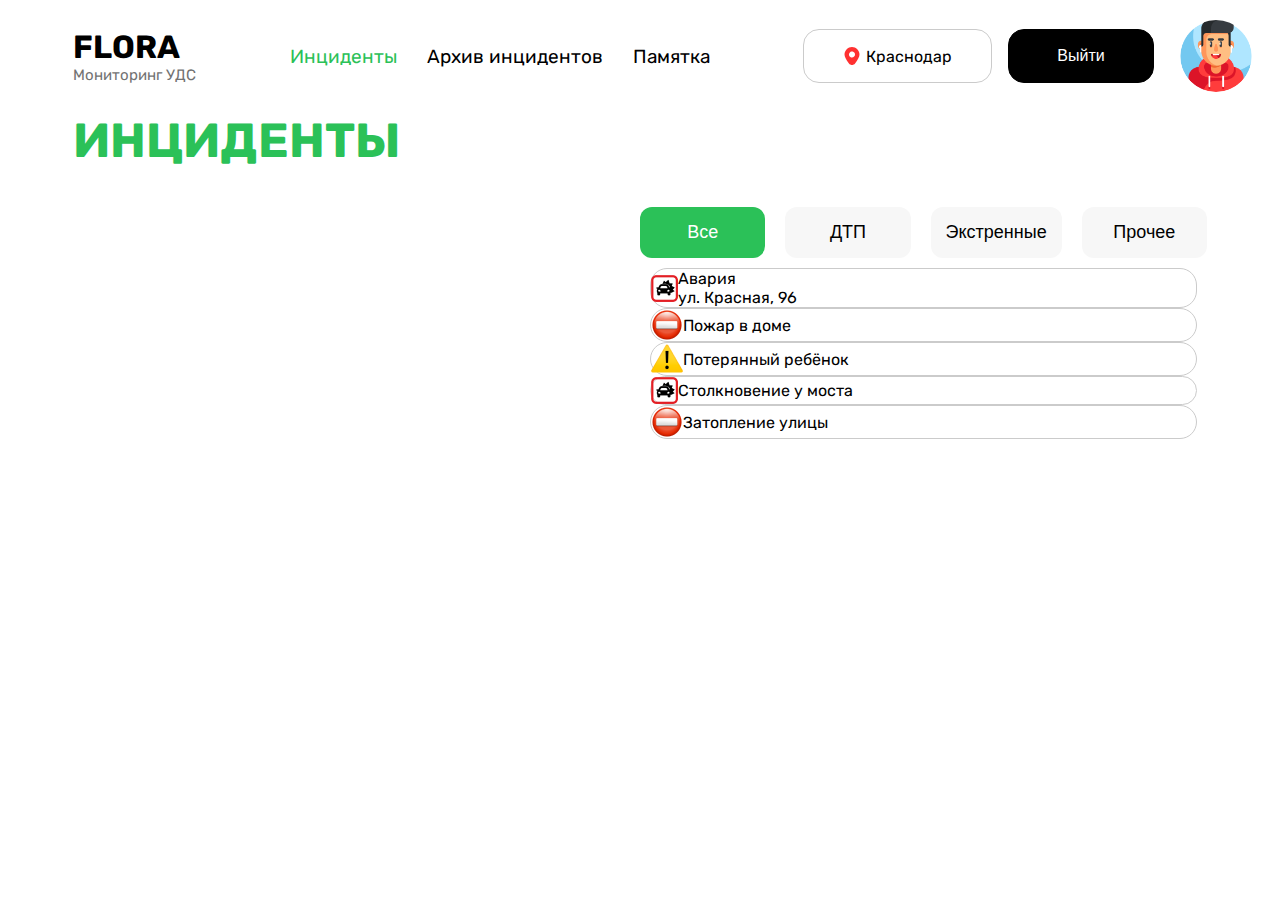
<file: incidents.html>
<!DOCTYPE html>
<html lang="ru">
<head>
    <meta charset="UTF-8">
    <meta name="viewport" content="width=device-width, initial-scale=1.0">
    <title>Инциденты | FLORA</title>
    <link rel="stylesheet" href="static/css/style2.css">
    <link href="https://fonts.googleapis.com/css2?family=Rubik:wght@400;700&display=swap" rel="stylesheet">
</head>
<body>
    <nav class="navbar">
        <div class="navigation">
            <span class="project">
                <b>FLORA</b><br>
                Мониторинг УДС
            </span>
            <ul>
                <li><a class="incidents-page" href="#">Инциденты</a></li>
                <li><a class="incident-archive-page" href="#">Архив инцидентов</a></li>
                <li><a class="incident-guide" href="#">Памятка</a></li>
            </ul>
        </div>
        <div class="user">
            <span class="location"><img src="static/images/marker.svg" alt="!">Краснодар</span>
            <input type="button" class="button-row" value="Выйти" onclick="">
            <img class="avatar" src="static/images/gamer.png" alt="User Avatar">
        </div>
    </nav>

    <div class="titleName">
        <b>ИНЦИДЕНТЫ</b>
    </div>

    <div class="main">
        <div class="map">
            <iframe src="https://yandex.ru/map-widget/v1/?ll=38.987617%2C45.059731&mode=routes&rtext=~45.059759%2C38.986097&rtt=auto&ruri=~&z=14.3" frameborder="1" allowfullscreen="true"></iframe>
        </div>

        <div class="incidents">
            <nav class="navbar-inc">
                <input type="button" class="button-row-inc active" value="Все" onclick="filterIncidents('all', this)">
                <input type="button" class="button-row-inc" value="ДТП" onclick="filterIncidents('dtp', this)">
                <input type="button" class="button-row-inc" value="Экстренные" onclick="filterIncidents('emergency', this)">
                <input type="button" class="button-row-inc" value="Прочее" onclick="filterIncidents('other', this)">
            </nav>

            <div class="incidents-list">
                <div class="incident-item" data-category="dtp">
                    <img class="incident-img" src="static/images/dtp.png" alt="Incident Img">
                    <div class="incident-information">
                        <div class="category">
                            Авария
                        </div>
                        <div class="street">
                            ул. Красная, 96
                        </div>
                    </div>
                </div>
                <div class="incident-item" data-category="emergency">
                    <img class="incident-img" src="static/images/emergency.png" alt="Incident Img">Пожар в доме
                </div>
                <div class="incident-item" data-category="other">
                    <img class="incident-img" src="static/images/other.png" alt="Incident Img">Потерянный ребёнок
                </div>
                <div class="incident-item" data-category="dtp">
                    <img class="incident-img" src="static/images/dtp.png" alt="Incident Img">Столкновение у моста
                </div>
                <div class="incident-item" data-category="emergency">
                    <img class="incident-img" src="static/images/emergency.png" alt="Incident Img">Затопление улицы
                </div>
            </div>
        </div>
    </div>

    <script>
        function filterIncidents(category, button) {
            document.querySelectorAll('.button-row-inc').forEach(btn => {
                btn.classList.remove('active');
            });
            button.classList.add('active');

            const incidents = document.querySelectorAll('.incident-item');
            incidents.forEach(item => {
                if (category === 'all' || item.dataset.category === category) {
                    item.style.display = 'block';
                } else {
                    item.style.display = 'none';
                }
            });
        }
    </script>
</body>
</html>
</file>
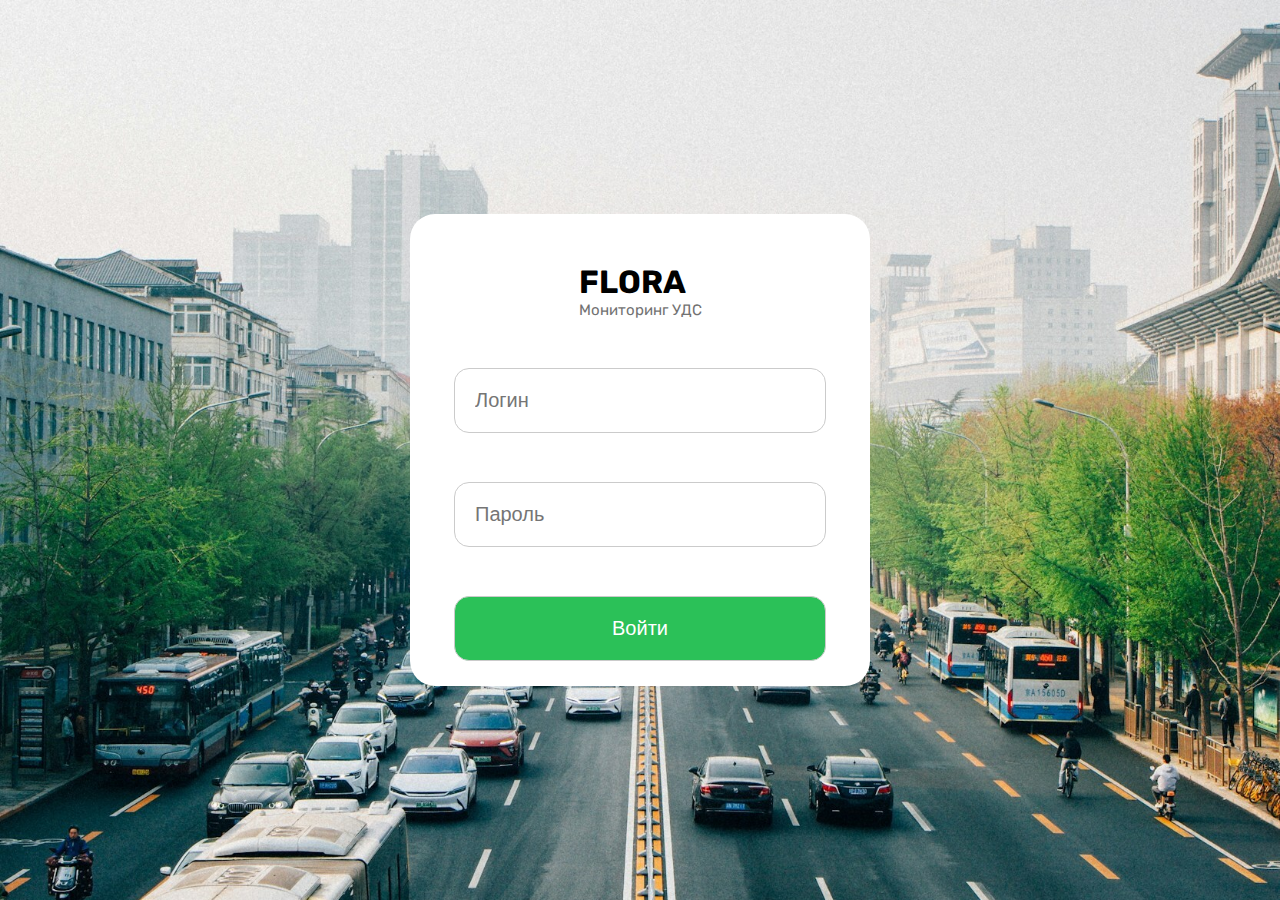
<file: login.html>
<!DOCTYPE html>
<html lang="ru">
<head>
    <meta charset="UTF-8">
    <meta name="viewport" content="width=device-width, initial-scale=1.0">
    <title>Вход | FLORA</title>
    <link rel="stylesheet" href="static/css/style.css">
    <link href="https://fonts.googleapis.com/css2?family=Rubik:wght@400;700&display=swap" rel="stylesheet">
    <!-- <link rel="icon" href="static/image/icon.ico" type="image/ico"> -->  
    <!-- <script src="static/js/scriptIndex.js"></script> -->
</head>
<body>
    <div class="login-container">
    	<span class="project">
    		<b>FLORA</b><br>
    		Мониторинг УДС
    	</span>
    	<input type="text" class="input-row" id="login" placeholder="Логин" required>
        <input type="password" class="input-row" id="password" placeholder="Пароль" required>
        <input type="button" class="button-row" value="Войти" onclick="">
    </div>
</body>
</html>
</file>
<file: static/css/style2.css>
* {
    margin: 0;
    padding: 0;
    box-sizing: border-box;
}

body {
    font-family: 'Rubik', sans-serif;
}

.navbar {
    padding: 20px 73px;
    display: flex;
    align-items: center;
    justify-content: space-between;
}

.navigation {
    display: flex;
    align-items: center;
}

.project {
    color: #727272;
    font-size: 15px;
    white-space: nowrap;
}

.project b {
    color: #000;
    font-size: 32px;
}

.navbar ul {
    margin-left: 93.5px;
    font-size: 19px;
    list-style: none;
    display: flex;
    gap: 30px;
    white-space: nowrap;
}

a {
    text-decoration: none;
    color: #000;
}

.incidents-page {
	color: #2bc158;
}

.user {
    margin-left: 93.5px;
    display: flex;
    align-items: center;
}

.location {
    min-width: 189px;
    max-height: 54px;
    padding: 17px;
    gap: 5px;
    font-size: 16px;
    border-radius: 16px;
    border: 1px solid #cbcbcb;
    display: flex;
    justify-content: center;
    text-align: center;
    align-items: center;
}

.button-row {
    min-width: 146px;
    background-color: #000;
    color: #fff;
    margin-left: 16px;
    padding: 17px;
    font-size: 16px;
    border-radius: 16px;
    border: 1px solid #000;
}

.avatar {
    width: 72px;
    height: 72px;
    margin-left: 26px;
    border-radius: 50%;
}

.titleName {
    font-size: 48px;
    padding: 0 73px;
    color: #2bc158;
}

.main {
    padding: 38px 73px;
    display: flex;
}

iframe {
    min-width: 519px;
    height: 446px;
    border: none;
}

.map {
    min-width: 519px;
    height: 446px;
    border-radius: 17px;
    overflow: hidden;
}

.incidents {
    margin-left: 48px;
    width: 100%;
}

.navbar-inc {
    display: flex;
    justify-content: space-between;
    gap: 20px;
}

.button-row-inc {
    flex: 1;
    text-align: center;
    background-color: #f7f7f7;
    color: #000;
    font-size: 18px;
    padding: 15px;
    border-radius: 12px;
    border: none;
    transition: background-color 0.3s ease, color 0.3s ease;
}

.button-row-inc.active {
    background-color: #2bc158;
    color: #fff;
}

.button-row-inc:hover {
    background-color: #2bc158;
    color: #fff;
}

.incidents-list {
    max-height: 400px;
    overflow-y: auto;
    padding: 10px;
}

.incidents-list::-webkit-scrollbar {
    width: 8px;
}

.incidents-list::-webkit-scrollbar-thumb {
    background-color: #2bc158;
    border-radius: 4px;
}

.incidents-list::-webkit-scrollbar-track {
    background-color: #f0f0f0;
}

.incident-item {
	display: flex;
	align-items: center;;
	border-radius: 17px;
	border: 1px solid #cbcbcb;
}
</file>
<file: static/css/style.css>
* {
    margin: 0;
    padding: 0;
    box-sizing: border-box;
}

body {
    height: 100vh;
    font-family: 'Rubik', sans-serif;
    background-image: url('../images/login.jpg');
    background-size: cover;
    background-position: center;
    background-repeat: no-repeat;
    overflow: hidden;
    display: flex;
    justify-content: center;
    align-items: center;
}

.login-container {
	width: 460px;
	height: 472px;
	background-color: #fff;
	border-radius: 25px;
	display: flex;
    flex-direction: column;
    align-items: center;
}

.project {
	color: #727272;
	margin-top: 49px;
	font-size: 15px; 
}

.project b {
	color: #000;
	font-size: 32px; 
}

input {
	width: 372px;
	margin-top: 49px;
	padding: 20px;
	font-size: 20px;
	border: 1px solid #cbcbcb;
	border-radius: 15px;
}

.button-row {
	background-color: #2bc158;
	color: #fff;
}
</file>
